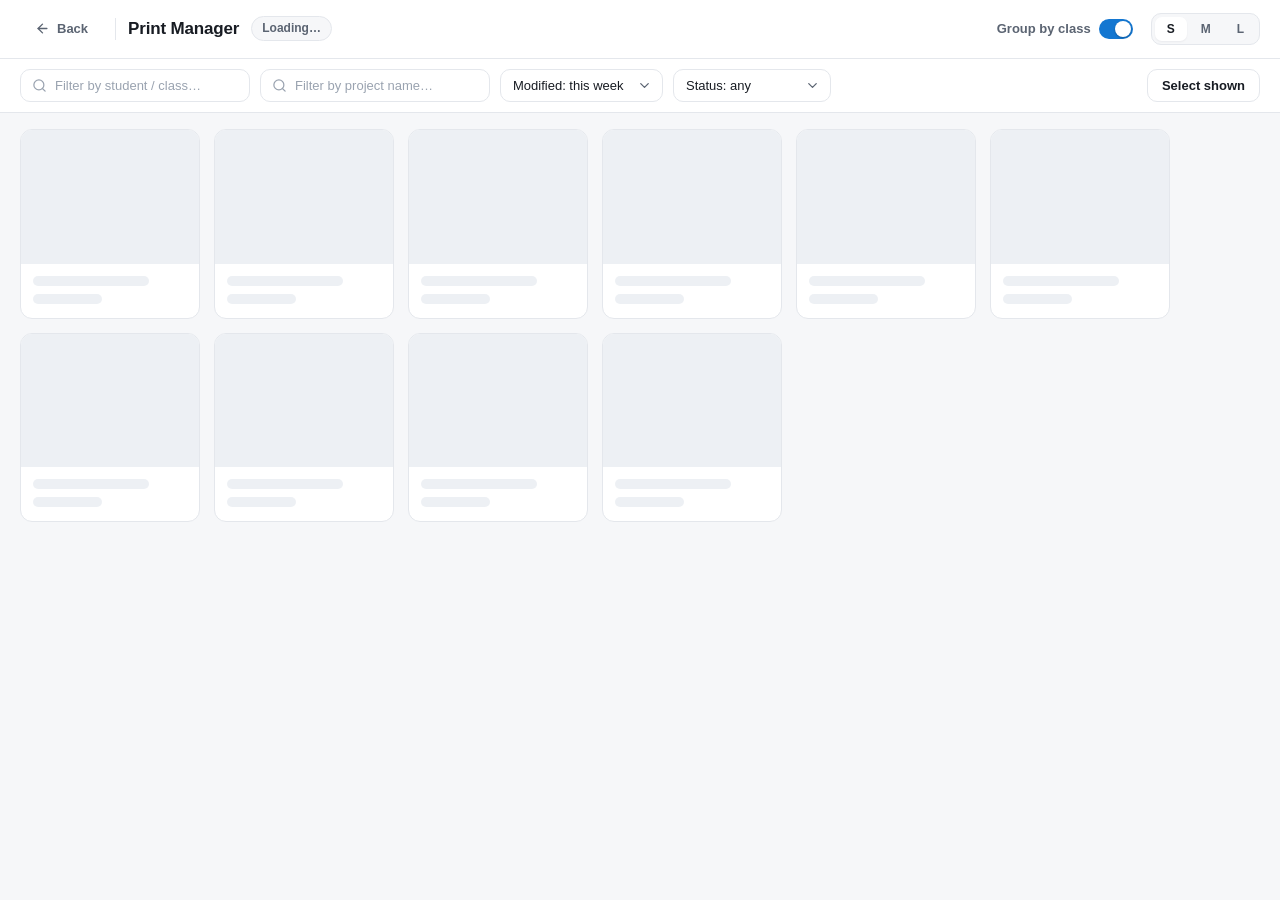
<file: dev-preview/index.html>
<!DOCTYPE html>
<html>
<head>
    <meta charset="utf-8">
    <title>TCA views preview</title>
    <link rel="stylesheet" href="/extension/style/views.css">
    <style>
        body { margin: 0; font-family: "Open Sans", Helvetica, Arial, sans-serif; }
        /* Simulate hostile host-page typography (like tinkercad.com) to make
           sure the .tca-view design system doesn't inherit it. */
        body { line-height: 2.4; }
        a { line-height: 2.6; padding: 4px 0; display: inline-block; }
        div { letter-spacing: normal; }
    </style>
</head>
<body>
<div id="main" style="padding: 20px">TinkerCAD page placeholder</div>
<script>
    // ── Stubs for extension globals (chrome APIs, storage layer) ──
    window.chrome = {
        runtime: {id: "preview", sendMessage() {}, onMessage: {addListener() {}}},
        storage: {
            local: {get(k, cb) { cb({speed: 4}) }, set(o, cb) { cb && cb() }},
            onChanged: {addListener() {}}
        }
    }
    window.Context = {PRINTER: "printer", CLASSES: "classes", GALLERY: "gallery", GENERAL: "general", TEACHER: "teacher", ACTIVITY: "activity"}
    window.showNotice = (text, kind) => console.log("notice:", kind, text)
    window.tcApiError = (e, what) => console.warn("tcApiError:", what, e && e.message)
    window.currentPage = "classes"
    // tcApi stub backed by the fake classData below (defined later, resolved at call time)
    let findProj = (id) => {
        for (let c of Object.values(classData))
            for (let a of Object.values(c.activities || {}))
                if (a.projects && a.projects[id]) return a.projects[id]
        return null
    }
    window.tcApi = {
        design: (id) => new Promise((resolve, reject) => setTimeout(() => {
            let p = findProj(id)
            if (p) resolve({id, asm_tags: p.tags || "", asm_description: p.printDescription || ""})
            else reject(new Error("not found"))
        }, 250)),
        patchDesign: (id, patch) => new Promise((resolve) => setTimeout(() => {
            let p = findProj(id)
            if (p) {
                if (patch.asm_tags != null) p.tags = patch.asm_tags
                if (patch.asm_description != null) p.printDescription = patch.asm_description
            }
            console.log("PATCH design", id, JSON.stringify(patch))
            resolve({})
        }, 300))
    }
    window.downloadBatch = (jobs) => console.log("downloadBatch", jobs)
    window.updateStorage = (cb) => setTimeout(cb, 1200) // keep the loading state visible briefly
    window.awaitResult = () => {} // 3D iframe polish is a no-op outside tinkercad.com
    window.modify = () => {}

    // ── Fake classes in the real storage shape ──
    let svgThumb = (h) => "data:image/svg+xml," + encodeURIComponent(
        `<svg xmlns='http://www.w3.org/2000/svg' width='400' height='300'>` +
        `<rect width='400' height='300' fill='hsl(${h},42%,90%)'/>` +
        `<g transform='translate(200,150)'>` +
        `<polygon points='0,-70 60,-35 60,35 0,70 -60,35 -60,-35' fill='hsl(${h},45%,72%)'/>` +
        `<polygon points='0,-70 60,-35 0,0 -60,-35' fill='hsl(${h},50%,82%)'/>` +
        `<polygon points='0,0 60,-35 60,35 0,70' fill='hsl(${h},40%,60%)'/>` +
        `</g></svg>`)
    let studentNames = ["Ala Kowalska", "Bartek Nowak", "Celina Wiśniewska", "Dawid Lewandowski",
        "Ewa Zielińska", "Franek Szymański", "Gosia Woźniak", "Hubert Dąbrowski"]
    let projectNames = ["Keychain", "Phone stand", "Castle tower", "Name tag", "Dice", "Rocket",
        "Gear set", "Bridge model", "Vase", "Robot arm"]
    let classData = {}
    let now = Date.now()
    let i = 0
    ;[["c1", "4A — Robotics"], ["c2", "5B — 3D Design"], ["c3", "6C — STEM Club (środy 15:30, sala 12, grupa zaawansowana)"]].forEach(([cid, cname], ci) => {
        let students = {}
        studentNames.forEach((n, k) => students[`u${k}`] = {id: `u${k}`, name: n})
        let projects = {}
        let tagSamples = ["", "to-print", "to-print,verified,10g", "printed,20g", "printed,handed,competition,30g", "verified,ns"]
        for (let k = 0; k < 7 + ci * 2; k++) {
            let id = `p${i}`
            let mtime = now - (i % 3) * 86400000 - (i % 9 === 8 ? 12 * 86400000 : 0)
            projects[id] = {
                id,
                name: `${projectNames[i % projectNames.length]} v${k + 1}`,
                author: `u${i % studentNames.length}`,
                thumb: (i % 5 === 4) ? null : svgThumb((i * 47) % 360),
                mtime,
                btime: mtime - (i % 5) * 5 * 86400000 - 3600000,
                tags: tagSamples[i % tagSamples.length],
                printDescription: i % 3 === 0 ? "PLA 0.2 mm, 20% infill" : ""
            }
            i++
        }
        classData[cid] = {id: cid, name: cname, students, activities: {a1: {name: "Bridge challenge", projects}}}
    })
    window.getKeys = (cb) => cb(Object.keys(classData))
    window.get = (id, cb) => cb(classData[id])
    window.getCurrentClazz = (cb) => setTimeout(() => cb(classData.c1), 600)
    classData.c1.code = "ABC-DEF"
    window.getCurrentActivityAndClassID = (cb) => cb("c1", "a1")
    window.sasAllDataForClassActivity = (cid, aid, cb) => setTimeout(cb, 600)
    window.sasGetProjectsOfActivity = (cid, aid, cb) => cb()
    window.download = (project, dir, fmt) => console.log("download", project, dir, fmt)
</script>
<script src="/extension/scripts/lib/utils.js"></script>
<script src="/extension/scripts/lib/ui-buttons.js"></script>
<script src="/extension/scripts/lib/status-tags.js"></script>
<script src="/extension/scripts/views/view-manager.js"></script>
<script src="/extension/scripts/views/printer-view.js"></script>
<script src="/extension/scripts/views/gallery-view.js"></script>
<script src="/extension/scripts/views/analytics-view.js"></script>
<script src="/extension/scripts/views/teacher-view.js"></script>
<script>
    // Pick the view with ?view=printer (default), gallery, analytics or teacher.
    let view = new URLSearchParams(location.search).get("view") || "printer"
    if (view === "gallery") galleryViewEnable() // no list: exercises the loading path
    else if (view === "analytics") analyticsViewEnable()
    else if (view === "teacher") teacherViewEnable()
    else printerViewEnable()
</script>
</body>
</html>
</file>
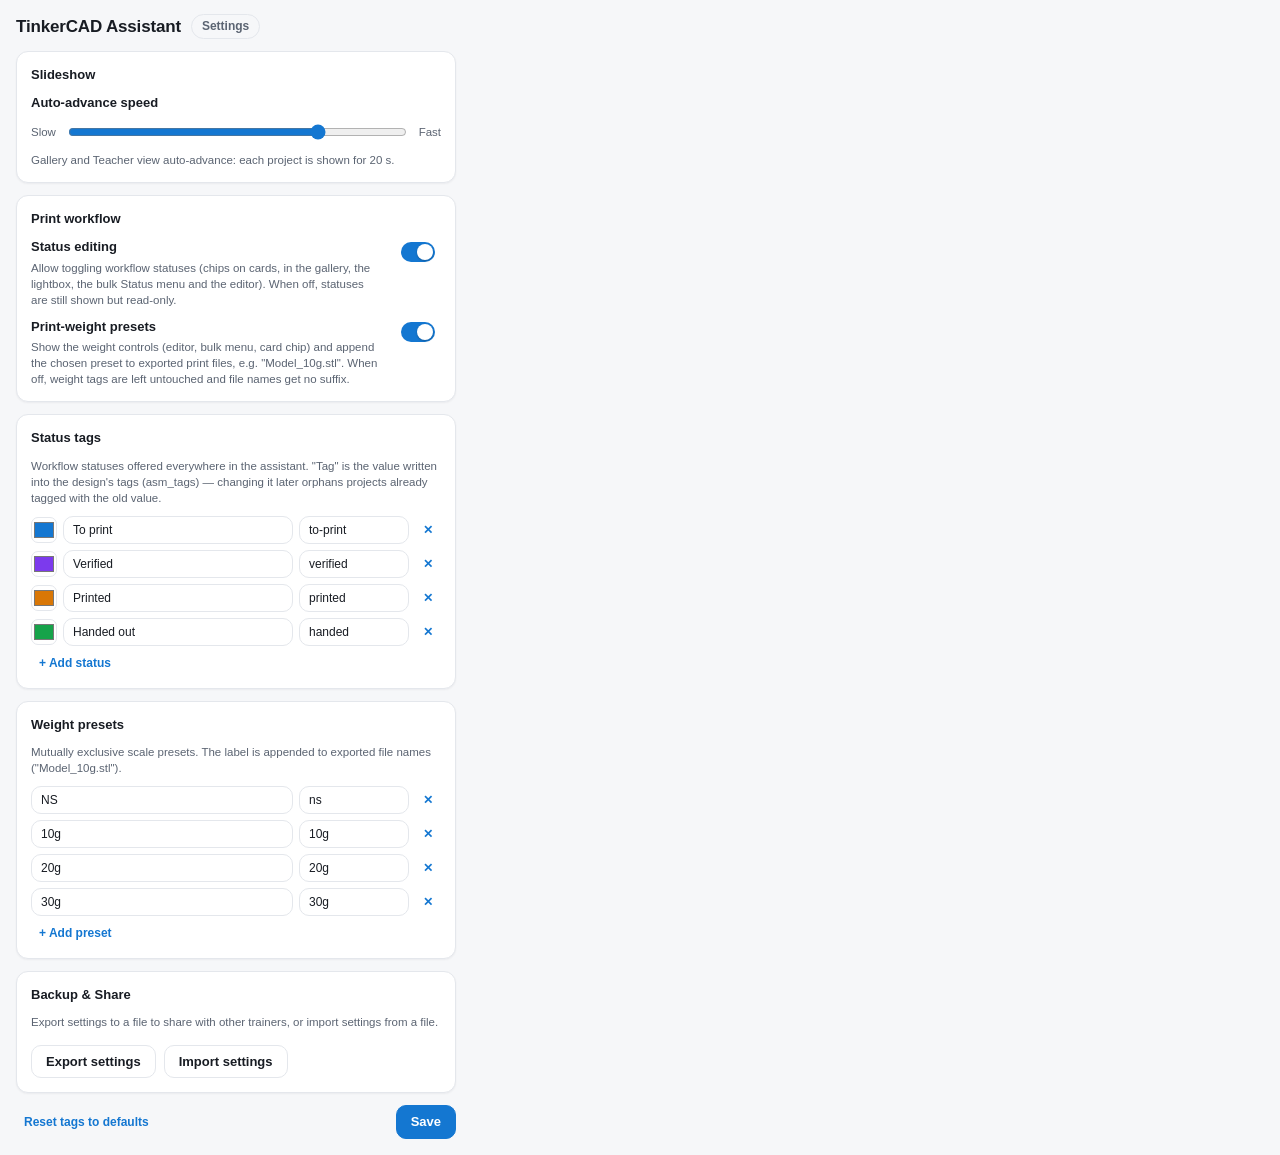
<file: extension/settings.html>
<!DOCTYPE html>
<html lang="en">
<head>
    <meta charset="UTF-8">
    <title>TinkerCAD Assistant — Settings</title>
    <link rel="stylesheet" href="style/views.css">
    <style>
        body {
            margin: 0;
            width: 430px;
            font-family: "Open Sans", Helvetica, Arial, sans-serif;
        }
    </style>
</head>
<body class="tca-view">
<div class="tca-settings" id="app"></div>
<script src="scripts/lib/ui-buttons.js"></script>
<script src="scripts/lib/status-tags.js"></script>
<script src="settings.js"></script>
</body>
</html>
</file>
<file: extension/style/views.css>
/* ════════════════════════════════════════════════════════════════════
   TinkerCAD Assistant — shared design system for full-screen views
   (Print Manager, Gallery). Every rule is scoped under .tca-view so
   nothing leaks into the TinkerCAD page itself.
   ════════════════════════════════════════════════════════════════════ */

.tca-view {
    --tca-bg: #f6f7f9;
    --tca-surface: #ffffff;
    --tca-border: #e4e7ec;
    --tca-border-strong: #cfd6de;
    --tca-text: #181c23;
    --tca-text-2: #5b6472;
    --tca-text-3: #9aa3b0;
    --tca-accent: #1477d1;
    --tca-accent-strong: #0f63b0;
    --tca-accent-soft: #e7f1fb;
    --tca-shadow-sm: 0 1px 2px rgba(16, 24, 40, 0.05);
    --tca-shadow-md: 0 8px 24px rgba(16, 24, 40, 0.10);
    --tca-shadow-lg: 0 16px 40px rgba(16, 24, 40, 0.20);

    font-family: "Open Sans", Helvetica, Arial, sans-serif;
    /* Explicit so the host page's typography can't inflate our layout. */
    line-height: 1.4;
    color: var(--tca-text);
    background: var(--tca-bg);
}

.tca-view *,
.tca-view *::before,
.tca-view *::after {
    box-sizing: border-box;
}

/* ── Bars ──────────────────────────────────────────────────────────── */
.tca-view .tca-topbar,
.tca-view .tca-toolbar {
    display: flex;
    align-items: center;
    flex-wrap: wrap;
    flex: 0 0 auto;
    background: var(--tca-surface);
    border-bottom: 1px solid var(--tca-border);
}

.tca-view .tca-topbar {
    gap: 12px;
    padding: 12px 20px;
}

.tca-view .tca-toolbar {
    gap: 10px;
    padding: 10px 20px;
}

.tca-view .tca-title {
    font-size: 17px;
    font-weight: 700;
    letter-spacing: -0.01em;
}

.tca-view .tca-pill {
    font-size: 12px;
    font-weight: 600;
    color: var(--tca-text-2);
    background: var(--tca-bg);
    border: 1px solid var(--tca-border);
    border-radius: 999px;
    padding: 3px 10px;
    white-space: nowrap;
}

.tca-view .tca-spacer {
    flex: 1;
}

.tca-view .tca-vsep {
    width: 1px;
    height: 22px;
    background: var(--tca-border);
}

.tca-view .tca-icon {
    display: inline-flex;
    line-height: 0;
}

/* ── Buttons ───────────────────────────────────────────────────────── */
.tca-view .tca-btn {
    appearance: none;
    display: inline-flex;
    align-items: center;
    gap: 7px;
    padding: 8px 14px;
    border: 1px solid var(--tca-border);
    border-radius: 10px;
    background: var(--tca-surface);
    color: var(--tca-text);
    font-family: inherit;
    font-size: 13px;
    font-weight: 600;
    line-height: 1.2;
    cursor: pointer;
    transition: background 0.15s ease, border-color 0.15s ease, color 0.15s ease, transform 0.06s ease;
}

.tca-view .tca-btn:hover {
    background: #f3f5f8;
    border-color: var(--tca-border-strong);
}

.tca-view .tca-btn:active {
    transform: scale(0.97);
}

.tca-view .tca-btn--ghost {
    border-color: transparent;
    background: transparent;
    color: var(--tca-text-2);
}

.tca-view .tca-btn--ghost:hover {
    background: #eef1f5;
    border-color: transparent;
    color: var(--tca-text);
}

.tca-view .tca-btn--primary {
    background: var(--tca-accent);
    border-color: var(--tca-accent);
    color: #fff;
}

.tca-view .tca-btn--primary:hover {
    background: var(--tca-accent-strong);
    border-color: var(--tca-accent-strong);
}

.tca-view .tca-btn--icon {
    width: 36px;
    padding: 8px 0;
    justify-content: center;
}

.tca-view .tca-link-btn {
    appearance: none;
    border: none;
    background: transparent;
    color: var(--tca-accent);
    font-family: inherit;
    font-size: 12px;
    font-weight: 600;
    padding: 4px 8px;
    border-radius: 6px;
    cursor: pointer;
    transition: background 0.15s ease, color 0.15s ease;
}

.tca-view .tca-link-btn:hover {
    background: var(--tca-accent-soft);
    color: var(--tca-accent-strong);
}

.tca-view button:focus-visible {
    outline: 2px solid var(--tca-accent);
    outline-offset: 2px;
}

/* ── Inputs ────────────────────────────────────────────────────────── */
.tca-view .tca-input,
.tca-view .tca-select {
    appearance: none;
    font-family: inherit;
    font-size: 13px;
    color: var(--tca-text);
    background-color: var(--tca-surface);
    border: 1px solid var(--tca-border);
    border-radius: 10px;
    padding: 8px 12px;
    transition: border-color 0.15s ease, box-shadow 0.15s ease;
}

.tca-view .tca-input:hover,
.tca-view .tca-select:hover {
    border-color: var(--tca-border-strong);
}

.tca-view .tca-input:focus,
.tca-view .tca-select:focus {
    outline: none;
    border-color: var(--tca-accent);
    box-shadow: 0 0 0 3px var(--tca-accent-soft);
}

.tca-view .tca-input::placeholder {
    color: var(--tca-text-3);
}

.tca-view .tca-input--search {
    flex: 0 1 230px;
    min-width: 150px;
    padding-left: 34px;
    background-image: url("data:image/svg+xml,%3Csvg xmlns='http://www.w3.org/2000/svg' width='16' height='16' viewBox='0 0 24 24' fill='none' stroke='%239aa3b0' stroke-width='2' stroke-linecap='round' stroke-linejoin='round'%3E%3Ccircle cx='11' cy='11' r='8'/%3E%3Cpath d='m21 21-4.3-4.3'/%3E%3C/svg%3E");
    background-repeat: no-repeat;
    background-position: 11px center;
    background-size: 15px;
}

.tca-view .tca-select {
    padding-right: 32px;
    background-image: url("data:image/svg+xml,%3Csvg xmlns='http://www.w3.org/2000/svg' width='16' height='16' viewBox='0 0 24 24' fill='none' stroke='%235b6472' stroke-width='2' stroke-linecap='round' stroke-linejoin='round'%3E%3Cpath d='m6 9 6 6 6-6'/%3E%3C/svg%3E");
    background-repeat: no-repeat;
    background-position: right 10px center;
    background-size: 15px;
    cursor: pointer;
}

/* ── Segmented control ─────────────────────────────────────────────── */
.tca-view .tca-seg {
    display: inline-flex;
    gap: 2px;
    padding: 3px;
    background: var(--tca-bg);
    border: 1px solid var(--tca-border);
    border-radius: 10px;
}

.tca-view .tca-seg-btn {
    appearance: none;
    border: none;
    background: transparent;
    color: var(--tca-text-2);
    font-family: inherit;
    font-size: 12px;
    font-weight: 600;
    padding: 5px 12px;
    border-radius: 7px;
    cursor: pointer;
    transition: background 0.15s ease, color 0.15s ease, box-shadow 0.15s ease;
}

.tca-view .tca-seg-btn:hover {
    color: var(--tca-text);
}

.tca-view .tca-seg-btn.is-active {
    background: var(--tca-surface);
    color: var(--tca-text);
    box-shadow: var(--tca-shadow-sm);
}

/* ── Switch ────────────────────────────────────────────────────────── */
.tca-view .tca-switch {
    appearance: none;
    display: inline-flex;
    align-items: center;
    gap: 8px;
    border: none;
    background: transparent;
    padding: 4px 6px;
    border-radius: 8px;
    font-family: inherit;
    font-size: 13px;
    font-weight: 600;
    color: var(--tca-text-2);
    cursor: pointer;
}

.tca-view .tca-switch-track {
    position: relative;
    flex: 0 0 auto;
    width: 34px;
    height: 20px;
    border-radius: 999px;
    background: #d3d9e0;
    transition: background 0.18s ease;
}

.tca-view .tca-switch-track::after {
    content: "";
    position: absolute;
    top: 2px;
    left: 2px;
    width: 16px;
    height: 16px;
    border-radius: 50%;
    background: #fff;
    box-shadow: 0 1px 2px rgba(0, 0, 0, 0.25);
    transition: left 0.18s ease;
}

.tca-view .tca-switch.is-on .tca-switch-track {
    background: var(--tca-accent);
}

.tca-view .tca-switch.is-on .tca-switch-track::after {
    left: 16px;
}

/* ── Content area (Print Manager grid) ─────────────────────────────── */
.tca-view .tca-grid {
    flex: 1;
    min-height: 0;
    overflow-y: auto;
    /* Bottom padding keeps the floating action bar from covering cards. */
    padding: 0 20px 96px;
}

.tca-view .tca-row {
    display: flex;
    flex-wrap: wrap;
    gap: 14px;
    align-content: flex-start;
}

.tca-view .tca-grid > .tca-row {
    padding-top: 16px;
}

.tca-view .tca-section {
    margin-bottom: 12px;
}

.tca-view .tca-section-head {
    position: sticky;
    top: 0;
    z-index: 3;
    display: flex;
    align-items: center;
    gap: 10px;
    padding: 12px 0 10px;
    margin-bottom: 6px;
    background: rgba(246, 247, 249, 0.88);
    backdrop-filter: blur(8px);
    -webkit-backdrop-filter: blur(8px);
}

.tca-view .tca-section-title {
    font-size: 14px;
    font-weight: 700;
}

.tca-view .tca-section-count {
    padding: 2px 8px;
    font-size: 11px;
}

.tca-view .tca-section-line {
    flex: 1;
    height: 1px;
    background: var(--tca-border);
}

/* ── Project cards ─────────────────────────────────────────────────── */
.tca-view .tca-card {
    position: relative;
    background: var(--tca-surface);
    border: 1px solid var(--tca-border);
    border-radius: 12px;
    overflow: hidden;
    cursor: pointer;
    transition: transform 0.18s ease, box-shadow 0.18s ease, border-color 0.18s ease;
}

.tca-view .tca-card:hover {
    transform: translateY(-2px);
    border-color: var(--tca-border-strong);
    box-shadow: var(--tca-shadow-md);
}

.tca-view .tca-card.is-selected {
    border-color: var(--tca-accent);
    box-shadow: 0 0 0 1px var(--tca-accent);
}

.tca-view .tca-card.is-selected:hover {
    box-shadow: 0 0 0 1px var(--tca-accent), var(--tca-shadow-md);
}

.tca-view .tca-check {
    position: absolute;
    top: 8px;
    left: 8px;
    z-index: 2;
    width: 22px;
    height: 22px;
    border-radius: 50%;
    display: flex;
    align-items: center;
    justify-content: center;
    background: rgba(255, 255, 255, 0.92);
    border: 1px solid var(--tca-border-strong);
    color: transparent;
    opacity: 0;
    transform: scale(0.8);
    transition: opacity 0.15s ease, transform 0.15s ease, background 0.15s ease, border-color 0.15s ease;
}

.tca-view .tca-card:hover .tca-check {
    opacity: 1;
    transform: scale(1);
}

.tca-view .tca-card.is-selected .tca-check {
    opacity: 1;
    transform: scale(1);
    background: var(--tca-accent);
    border-color: var(--tca-accent);
    color: #fff;
}

.tca-view .tca-thumb {
    position: relative;
    width: 100%;
    aspect-ratio: 4 / 3;
    background: #edf0f4;
    display: flex;
    align-items: center;
    justify-content: center;
    overflow: hidden;
    color: #c2cad6;
}

.tca-view .tca-thumb img {
    width: 100%;
    height: 100%;
    object-fit: cover;
    transition: transform 0.25s ease;
}

.tca-view .tca-card:hover .tca-thumb img {
    transform: scale(1.04);
}

.tca-view .tca-card.is-selected .tca-thumb::after {
    content: "";
    position: absolute;
    inset: 0;
    background: rgba(20, 119, 209, 0.10);
}

.tca-view .tca-thumb .tca-icon svg {
    width: 36px;
    height: 36px;
}

.tca-view .tca-card-body {
    display: grid;
    gap: 2px;
    padding: 10px 12px 11px;
}

/* Normalize every text line on a card against host-page styles. */
.tca-view .tca-card-student,
.tca-view .tca-card-project,
.tca-view .tca-card-class,
.tca-view .tca-card-date {
    margin: 0;
    padding: 0;
    line-height: 1.35;
}

.tca-view .tca-card-student {
    font-size: 13px;
    font-weight: 700;
    white-space: nowrap;
    overflow: hidden;
    text-overflow: ellipsis;
}

.tca-view .tca-card-project {
    font-size: 12px;
    color: var(--tca-text-2);
    white-space: nowrap;
    overflow: hidden;
    text-overflow: ellipsis;
}

.tca-view .tca-card-foot {
    display: flex;
    align-items: baseline;
    justify-content: space-between;
    gap: 8px;
    margin-top: 2px;
}

.tca-view .tca-card-class {
    font-size: 11px;
    color: var(--tca-text-3);
    white-space: nowrap;
    overflow: hidden;
    text-overflow: ellipsis;
}

.tca-view .tca-card-date {
    flex: 0 0 auto;
    font-size: 11px;
    color: var(--tca-text-3);
    white-space: nowrap;
}

/* ── Floating selection bar ────────────────────────────────────────── */
.tca-view .tca-fab {
    position: fixed;
    left: 50%;
    bottom: 20px;
    z-index: 10;
    transform: translateX(-50%) translateY(10px);
    display: flex;
    align-items: center;
    flex-wrap: wrap;
    justify-content: center;
    gap: 2px;
    max-width: calc(100% - 32px);
    padding: 7px 8px 7px 16px;
    border-radius: 24px;
    background: #1b1f27;
    color: #fff;
    box-shadow: var(--tca-shadow-lg);
    opacity: 0;
    pointer-events: none;
    transition: opacity 0.2s ease, transform 0.2s ease;
}

.tca-view .tca-fab.is-visible {
    opacity: 1;
    transform: translateX(-50%) translateY(0);
    pointer-events: auto;
}

.tca-view .tca-fab-count {
    font-size: 13px;
    font-weight: 700;
    white-space: nowrap;
    margin-right: 6px;
}

.tca-view .tca-fab-sep {
    width: 1px;
    height: 18px;
    background: rgba(255, 255, 255, 0.22);
    margin: 0 6px;
}

.tca-view .tca-fab-btn {
    appearance: none;
    border: none;
    background: transparent;
    color: #fff;
    font-family: inherit;
    font-size: 13px;
    font-weight: 600;
    padding: 8px 12px;
    border-radius: 999px;
    cursor: pointer;
    white-space: nowrap;
    transition: background 0.15s ease;
}

.tca-view .tca-fab-btn:hover {
    background: rgba(255, 255, 255, 0.14);
}

.tca-view .tca-fab-clear {
    padding: 0;
    width: 30px;
    height: 30px;
    display: inline-flex;
    align-items: center;
    justify-content: center;
}

/* ── Empty state ───────────────────────────────────────────────────── */
.tca-view .tca-empty {
    display: flex;
    flex-direction: column;
    align-items: center;
    gap: 6px;
    padding: 72px 20px;
    text-align: center;
    color: var(--tca-text-3);
}

.tca-view .tca-empty .tca-icon svg {
    width: 44px;
    height: 44px;
}

.tca-view .tca-empty h3 {
    margin: 10px 0 0;
    font-size: 15px;
    font-weight: 700;
    color: var(--tca-text-2);
}

.tca-view .tca-empty p {
    margin: 0;
    font-size: 13px;
}

.tca-view .tca-empty .tca-link-btn {
    margin-top: 6px;
    font-size: 13px;
}

/* ── Loading skeleton ──────────────────────────────────────────────── */
.tca-view .tca-skel-card {
    border: 1px solid var(--tca-border);
    border-radius: 12px;
    overflow: hidden;
    background: var(--tca-surface);
}

.tca-view .tca-skel-thumb {
    width: 100%;
    aspect-ratio: 4 / 3;
}

.tca-view .tca-skel-body {
    display: grid;
    gap: 8px;
    padding: 12px 12px 14px;
}

.tca-view .tca-skel-line {
    height: 10px;
    border-radius: 5px;
    width: 75%;
}

.tca-view .tca-skel-line--short {
    width: 45%;
}

.tca-view .tca-skel-thumb,
.tca-view .tca-skel-line {
    background: linear-gradient(90deg, #edf0f4 25%, #f7f9fb 40%, #edf0f4 60%);
    background-size: 400% 100%;
    animation: tca-shimmer 1.3s ease-in-out infinite;
}

@keyframes tca-shimmer {
    0% { background-position: 100% 0; }
    100% { background-position: 0 0; }
}

/* ── Scrollbar ─────────────────────────────────────────────────────── */
.tca-view .tca-scroll::-webkit-scrollbar {
    width: 10px;
}

.tca-view .tca-scroll::-webkit-scrollbar-track {
    background: transparent;
}

.tca-view .tca-scroll::-webkit-scrollbar-thumb {
    background: #cfd6de;
    border-radius: 8px;
    border: 3px solid var(--tca-bg);
}

.tca-view .tca-scroll::-webkit-scrollbar-thumb:hover {
    background: #b9c2cc;
}

/* ── Gallery: slideshow chrome ─────────────────────────────────────── */
.tca-gallery .tca-topbar {
    /* The progress track right below acts as the divider. */
    border-bottom: none;
}

.tca-view .tca-labels {
    flex: 1;
    min-width: 0;
    display: grid;
    gap: 1px;
}

.tca-view .tca-slide-title {
    font-size: 15px;
    font-weight: 700;
    letter-spacing: -0.01em;
    white-space: nowrap;
    overflow: hidden;
    text-overflow: ellipsis;
}

.tca-view .tca-slide-sub {
    font-size: 12px;
    color: var(--tca-text-2);
    white-space: nowrap;
    overflow: hidden;
    text-overflow: ellipsis;
}

.tca-view .tca-transport {
    display: inline-flex;
    gap: 6px;
}

.tca-view .tca-progress {
    flex: 0 0 auto;
    height: 3px;
    background: var(--tca-border);
}

.tca-view .tca-progress-fill {
    height: 100%;
    width: 0;
    background: var(--tca-accent);
}

.tca-view .tca-stage {
    position: relative;
    flex: 1;
    min-height: 0;
    display: flex;
    align-items: center;
    justify-content: center;
    overflow: hidden;
    padding: 24px;
}

.tca-view .tca-stage.is-3d {
    padding: 0;
}

.tca-view .tca-stage img {
    max-width: 100%;
    max-height: 100%;
    object-fit: contain;
    border-radius: 12px;
    background: var(--tca-surface);
    border: 1px solid var(--tca-border);
    box-shadow: var(--tca-shadow-md);
}

.tca-view .tca-stage iframe {
    width: 100%;
    height: 100%;
    border: none;
}

/* ── Analytics: page scaffold, stat cards, chart, table ────────────── */
.tca-view .tca-page {
    flex: 1;
    min-height: 0;
    overflow-y: auto;
    padding: 20px;
}

.tca-view .tca-stats {
    display: grid;
    grid-template-columns: repeat(auto-fit, minmax(210px, 1fr));
    gap: 14px;
    margin-bottom: 20px;
}

.tca-view .tca-stat {
    background: var(--tca-surface);
    border: 1px solid var(--tca-border);
    border-radius: 12px;
    padding: 16px 18px;
    box-shadow: var(--tca-shadow-sm);
}

.tca-view .tca-stat-label {
    display: flex;
    align-items: center;
    gap: 7px;
    font-size: 11px;
    font-weight: 700;
    letter-spacing: 0.04em;
    text-transform: uppercase;
    color: var(--tca-text-2);
}

.tca-view .tca-stat-dot {
    width: 8px;
    height: 8px;
    border-radius: 50%;
    flex: 0 0 auto;
}

.tca-view .tca-stat-value {
    font-size: 26px;
    font-weight: 700;
    line-height: 1.2;
    margin: 6px 0 2px;
}

.tca-view .tca-stat-desc {
    font-size: 12px;
    color: var(--tca-text-3);
}

.tca-view .tca-panel {
    background: var(--tca-surface);
    border: 1px solid var(--tca-border);
    border-radius: 12px;
    box-shadow: var(--tca-shadow-sm);
    padding: 18px;
    margin-bottom: 20px;
}

.tca-view .tca-panel--flush {
    padding: 0;
    overflow: hidden;
}

.tca-view .tca-panel-title {
    margin: 0 0 14px;
    font-size: 14px;
    font-weight: 700;
}

.tca-view .tca-chart {
    display: flex;
    align-items: flex-end;
    gap: 8px;
    height: 138px;
    /* Headroom so value labels above full-height bars stay inside. */
    padding-top: 18px;
    border-bottom: 1px solid var(--tca-border);
}

.tca-view .tca-chart-col {
    flex: 1;
    min-width: 0;
    height: 100%;
    display: flex;
    flex-direction: column;
    align-items: center;
    justify-content: flex-end;
    gap: 4px;
}

.tca-view .tca-chart-bar {
    width: 100%;
    background: var(--tca-accent);
    border-radius: 4px 4px 0 0;
    transition: height 0.3s ease;
}

.tca-view .tca-chart-val {
    font-size: 10px;
    font-weight: 600;
    color: var(--tca-text-2);
}

.tca-view .tca-chart-labels {
    display: flex;
    gap: 8px;
    margin-top: 6px;
}

.tca-view .tca-chart-lbl {
    flex: 1;
    min-width: 0;
    text-align: center;
    font-size: 10px;
    color: var(--tca-text-3);
    white-space: nowrap;
    overflow: hidden;
}

.tca-view .tca-table {
    width: 100%;
    border-collapse: collapse;
    font-size: 13px;
    text-align: left;
}

.tca-view .tca-table th {
    padding: 11px 16px;
    font-size: 11px;
    font-weight: 700;
    letter-spacing: 0.04em;
    text-transform: uppercase;
    color: var(--tca-text-2);
    background: var(--tca-bg);
    border-bottom: 1px solid var(--tca-border);
}

.tca-view .tca-table td {
    padding: 11px 16px;
    border-bottom: 1px solid #eef1f5;
    color: var(--tca-text-2);
}

.tca-view .tca-table tbody tr:hover {
    background: #fafbfc;
}

.tca-view .tca-table tbody tr:last-child td {
    border-bottom: none;
}

.tca-view .tca-table .is-center {
    text-align: center;
}

.tca-view .tca-td-strong {
    font-weight: 700;
    color: var(--tca-text);
}

.tca-view .tca-badge {
    display: inline-block;
    padding: 3px 10px;
    border-radius: 999px;
    font-size: 11px;
    font-weight: 700;
    letter-spacing: 0.03em;
    text-transform: uppercase;
}

/* ── Teacher view: enlarge overlay (lightbox) ──────────────────────── */
.tca-view .tca-ov {
    position: fixed;
    inset: 0;
    z-index: 2147483646;
    display: none;
    flex-direction: column;
    align-items: center;
    justify-content: center;
    background: rgba(15, 17, 21, 0.88);
    backdrop-filter: blur(4px);
    -webkit-backdrop-filter: blur(4px);
}

.tca-view .tca-ov.is-open {
    display: flex;
}

.tca-view .tca-ov-title {
    color: #fff;
    font-size: 16px;
    font-weight: 700;
    margin-bottom: 14px;
    max-width: 90vw;
    white-space: nowrap;
    overflow: hidden;
    text-overflow: ellipsis;
}

.tca-view .tca-ov img {
    max-width: 90vw;
    max-height: 72vh;
    object-fit: contain;
    border-radius: 12px;
    background: var(--tca-surface);
    box-shadow: var(--tca-shadow-lg);
}

.tca-view .tca-ov iframe {
    width: 90vw;
    height: 72vh;
    border: none;
    border-radius: 12px;
    background: var(--tca-surface);
}

.tca-view .tca-ov-bar {
    display: flex;
    align-items: center;
    flex-wrap: wrap;
    justify-content: center;
    gap: 2px;
    margin-top: 16px;
    max-width: calc(100% - 32px);
    padding: 6px 8px;
    border-radius: 999px;
    background: rgba(255, 255, 255, 0.10);
    border: 1px solid rgba(255, 255, 255, 0.14);
}

/* ── Card links (project / class pages) ────────────────────────────── */
.tca-view .tca-card-link {
    display: block;
    color: inherit;
    text-decoration: none;
}

.tca-view .tca-card-link:hover {
    color: var(--tca-accent);
    text-decoration: underline;
}

/* ── Workflow status chips ─────────────────────────────────────────── */
.tca-view .tca-status {
    display: inline-flex;
    align-items: center;
    flex-wrap: wrap;
    gap: 5px;
}

.tca-view .tca-status-chip {
    appearance: none;
    font-family: inherit;
    font-size: 11px;
    font-weight: 700;
    line-height: 1.2;
    padding: 3px 10px;
    border-radius: 999px;
    border: 1px solid var(--tca-border-strong);
    background: var(--tca-surface);
    color: var(--tca-text-3);
    cursor: pointer;
    transition: background 0.15s ease, border-color 0.15s ease, color 0.15s ease, transform 0.06s ease;
}

.tca-view .tca-status-chip:hover {
    border-color: var(--tca-chip);
    color: var(--tca-chip);
}

.tca-view .tca-status-chip:active {
    transform: scale(0.95);
}

.tca-view .tca-status-chip.is-on {
    background: var(--tca-chip);
    border-color: var(--tca-chip);
    color: #fff;
}

.tca-view .tca-status-chip.is-busy {
    opacity: 0.45;
}

.tca-view .tca-status-chip.is-static {
    cursor: default;
}

.tca-view .tca-status--dots .tca-status-chip {
    width: 14px;
    height: 14px;
    padding: 0;
    border-radius: 50%;
}

.tca-view .tca-card .tca-status {
    margin-top: 6px;
}

/* Chips on the dark lightbox backdrop */
.tca-view .tca-ov .tca-status {
    margin-top: 14px;
}

.tca-view .tca-ov .tca-status-chip {
    background: transparent;
    border-color: rgba(255, 255, 255, 0.35);
    color: rgba(255, 255, 255, 0.75);
}

.tca-view .tca-ov .tca-status-chip.is-on {
    background: var(--tca-chip);
    border-color: var(--tca-chip);
    color: #fff;
}

/* ── Card edit button (description & tags) ─────────────────────────── */
.tca-view .tca-edit {
    position: absolute;
    top: 8px;
    right: 8px;
    z-index: 2;
    width: 22px;
    height: 22px;
    padding: 0;
    border-radius: 50%;
    display: flex;
    align-items: center;
    justify-content: center;
    background: rgba(255, 255, 255, 0.92);
    border: 1px solid var(--tca-border-strong);
    color: var(--tca-text-2);
    cursor: pointer;
    opacity: 0;
    transform: scale(0.8);
    transition: opacity 0.15s ease, transform 0.15s ease, color 0.15s ease, border-color 0.15s ease;
}

.tca-view .tca-card:hover .tca-edit {
    opacity: 1;
    transform: scale(1);
}

.tca-view .tca-edit:hover {
    color: var(--tca-accent);
    border-color: var(--tca-accent);
}

/* ── Floating bar: status menu ─────────────────────────────────────── */
.tca-view .tca-fab-status {
    position: relative;
    display: inline-flex;
}

.tca-view .tca-fab-menu {
    position: absolute;
    bottom: calc(100% + 10px);
    left: 50%;
    transform: translateX(-50%);
    display: none;
    flex-direction: column;
    gap: 2px;
    min-width: 180px;
    padding: 6px;
    border-radius: 12px;
    background: #1b1f27;
    box-shadow: var(--tca-shadow-lg);
}

.tca-view .tca-fab-menu.is-open {
    display: flex;
}

.tca-view .tca-fab-mi {
    appearance: none;
    display: flex;
    align-items: center;
    gap: 9px;
    padding: 8px 10px;
    border: none;
    border-radius: 8px;
    background: transparent;
    color: #fff;
    font-family: inherit;
    font-size: 13px;
    font-weight: 600;
    cursor: pointer;
    text-align: left;
    transition: background 0.15s ease;
}

.tca-view .tca-fab-mi:hover {
    background: rgba(255, 255, 255, 0.14);
}

.tca-view .tca-fab-mi-dot {
    width: 10px;
    height: 10px;
    border-radius: 50%;
    flex: 0 0 auto;
}

.tca-view .tca-fab-mi-count {
    margin-left: auto;
    font-size: 11px;
    font-weight: 600;
    color: rgba(255, 255, 255, 0.55);
}

/* ── Modal (description & tags editor) ─────────────────────────────── */
.tca-view .tca-modal {
    position: fixed;
    inset: 0;
    z-index: 2147483645;
    display: none;
    align-items: center;
    justify-content: center;
    background: rgba(15, 17, 21, 0.45);
    backdrop-filter: blur(3px);
    -webkit-backdrop-filter: blur(3px);
}

.tca-view .tca-modal.is-open {
    display: flex;
}

.tca-view .tca-modal-card {
    width: 440px;
    max-width: calc(100vw - 40px);
    max-height: 82vh;
    overflow-y: auto;
    display: grid;
    gap: 12px;
    padding: 18px;
    border-radius: 14px;
    background: var(--tca-surface);
    box-shadow: var(--tca-shadow-lg);
}

.tca-view .tca-modal-head {
    display: flex;
    align-items: center;
    gap: 10px;
}

.tca-view .tca-modal-title {
    font-size: 15px;
    font-weight: 700;
    color: var(--tca-text);
    text-decoration: none;
    white-space: nowrap;
    overflow: hidden;
    text-overflow: ellipsis;
}

.tca-view .tca-modal-title:hover {
    color: var(--tca-accent);
    text-decoration: underline;
}

.tca-view .tca-modal-x {
    padding: 6px;
}

.tca-view .tca-modal-sub {
    font-size: 12px;
    color: var(--tca-text-2);
    margin-top: -8px;
}

.tca-view .tca-field {
    display: grid;
    gap: 6px;
}

.tca-view .tca-field-label {
    font-size: 11px;
    font-weight: 700;
    letter-spacing: 0.04em;
    text-transform: uppercase;
    color: var(--tca-text-2);
}

.tca-view .tca-textarea {
    min-height: 72px;
    resize: vertical;
}

.tca-view .tca-modal-foot {
    display: flex;
    justify-content: flex-end;
    gap: 8px;
    margin-top: 2px;
}

/* ── Card status row + print-weight chip ───────────────────────────── */
.tca-view .tca-card-status {
    display: flex;
    align-items: center;
    gap: 6px;
    margin-top: 6px;
}

.tca-view .tca-card-status .tca-status {
    margin-top: 0;
}

.tca-view .tca-weight-chip {
    font-size: 10px;
    font-weight: 700;
    letter-spacing: 0.02em;
    color: var(--tca-text-2);
    border: 1px solid var(--tca-border-strong);
    border-radius: 999px;
    padding: 1px 7px;
    white-space: nowrap;
}

/* ── Floating bar menu: captions + separator ───────────────────────── */
.tca-view .tca-fab-mi-cap {
    padding: 6px 10px 2px;
    font-size: 10px;
    font-weight: 700;
    letter-spacing: 0.06em;
    text-transform: uppercase;
    color: rgba(255, 255, 255, 0.45);
}

.tca-view .tca-fab-menu-sep {
    height: 1px;
    margin: 4px 6px;
    background: rgba(255, 255, 255, 0.14);
}

/* ── Modal meta line (created / modified / work span) ──────────────── */
.tca-view .tca-modal-meta {
    font-size: 11px;
    color: var(--tca-text-3);
    margin-top: -6px;
}

/* ── Settings popup ────────────────────────────────────────────────── */
.tca-view .tca-settings {
    padding: 14px 16px 16px;
    display: grid;
    gap: 12px;
}

.tca-view .tca-set-head {
    display: flex;
    align-items: center;
    gap: 10px;
}

.tca-view .tca-set-section {
    background: var(--tca-surface);
    border: 1px solid var(--tca-border);
    border-radius: 12px;
    padding: 14px;
    display: grid;
    gap: 10px;
    box-shadow: var(--tca-shadow-sm);
}

.tca-view .tca-set-title {
    margin: 0;
    font-size: 13px;
    font-weight: 700;
}

.tca-view .tca-set-row {
    display: flex;
    align-items: flex-start;
    gap: 12px;
}

.tca-view .tca-set-texts {
    flex: 1;
    min-width: 0;
    display: grid;
    gap: 3px;
}

.tca-view .tca-set-label {
    font-size: 13px;
    font-weight: 600;
}

.tca-view .tca-set-desc {
    margin: 0;
    font-size: 11.5px;
    color: var(--tca-text-2);
}

.tca-view .tca-set-sliderrow {
    display: flex;
    align-items: center;
    gap: 10px;
}

.tca-view .tca-range {
    flex: 1;
    accent-color: var(--tca-accent);
}

.tca-view .tca-tag-list {
    display: grid;
    gap: 6px;
    justify-items: start;
}

.tca-view .tca-tag-row {
    display: flex;
    align-items: center;
    gap: 6px;
    width: 100%;
}

.tca-view .tca-tag-row .tca-input {
    flex: 1;
    min-width: 0;
    padding: 6px 9px;
    font-size: 12px;
}

.tca-view .tca-tag-row .tca-input--tag {
    flex: 0 1 110px;
}

.tca-view .tca-color {
    width: 26px;
    height: 26px;
    flex: 0 0 auto;
    padding: 0;
    border: 1px solid var(--tca-border);
    border-radius: 7px;
    background: none;
    cursor: pointer;
}

.tca-view .tca-set-foot {
    display: flex;
    align-items: center;
    gap: 10px;
}

.tca-view .tca-set-saved {
    font-size: 12px;
    font-weight: 700;
    color: #16a34a;
    transition: opacity 0.3s ease;
}

.tca-view .tca-set-error {
    font-size: 11.5px;
    color: #ef4444;
    max-width: 200px;
}
</file>
